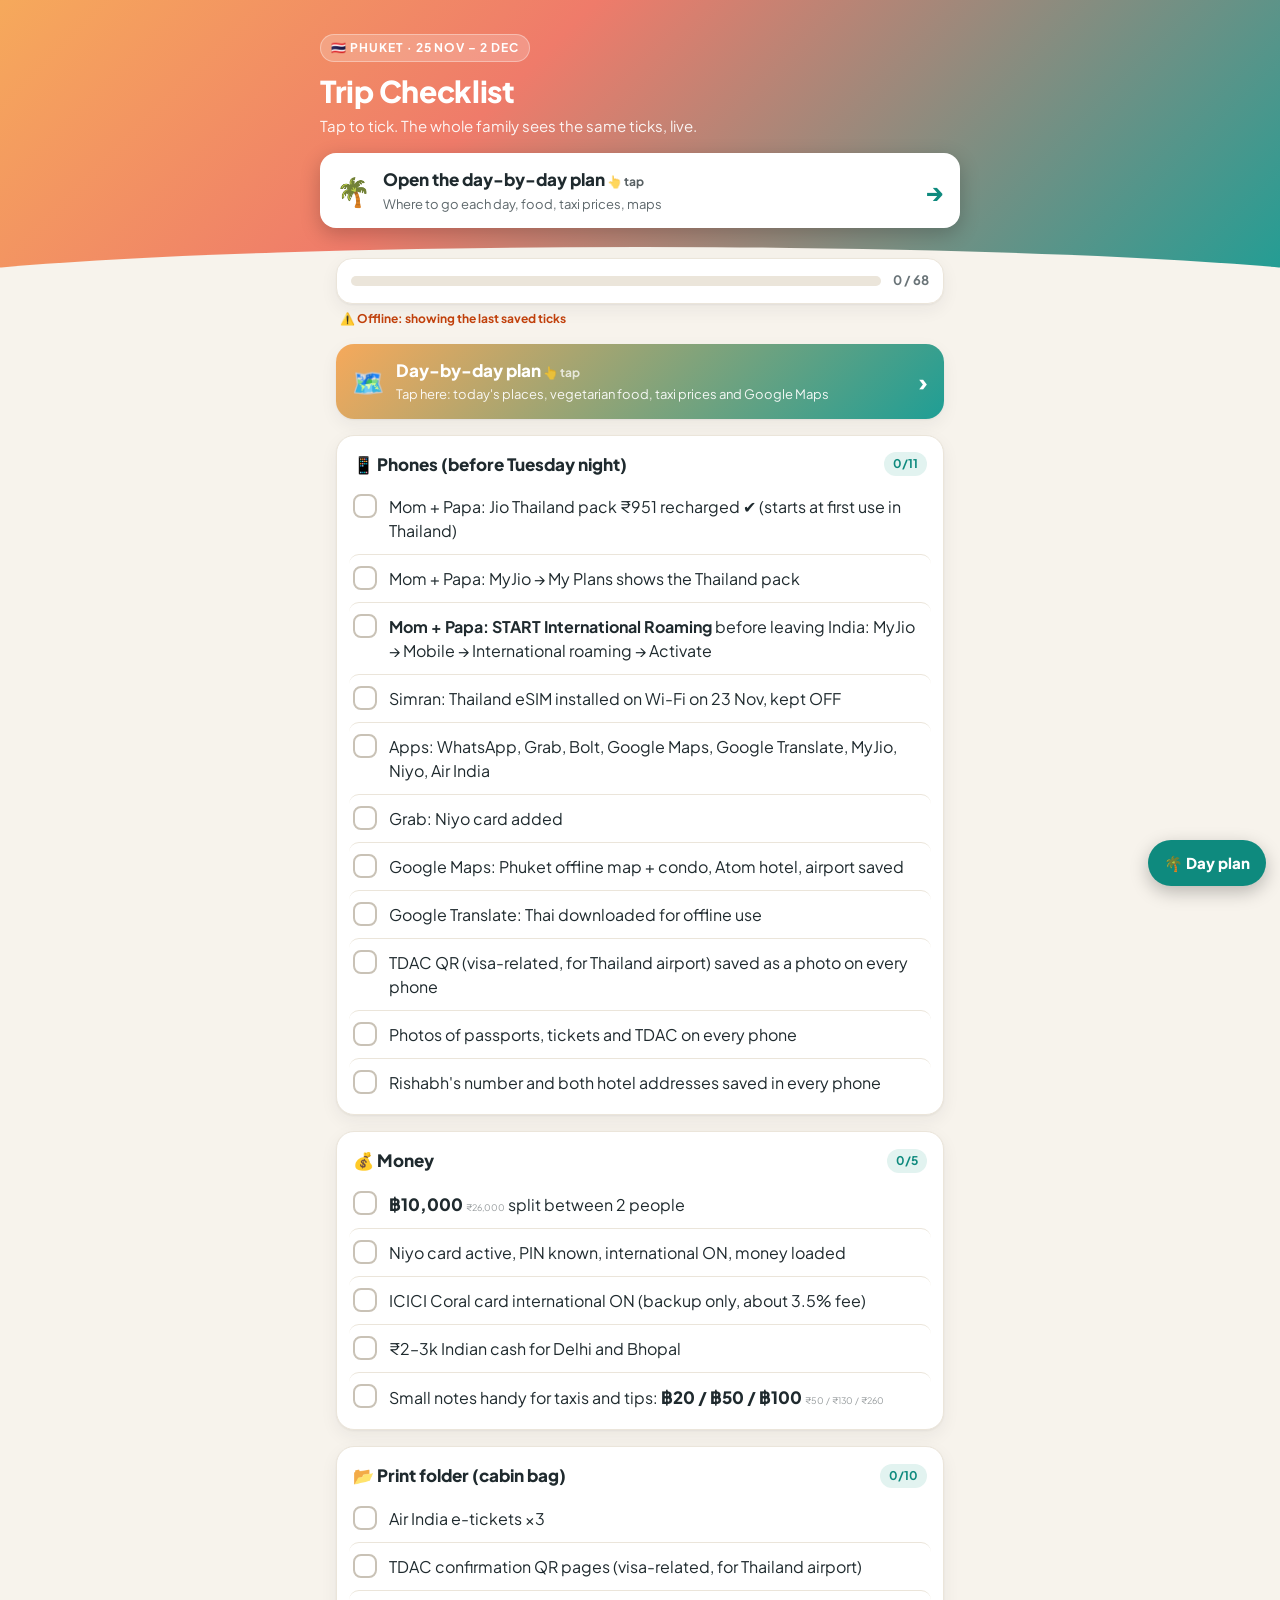
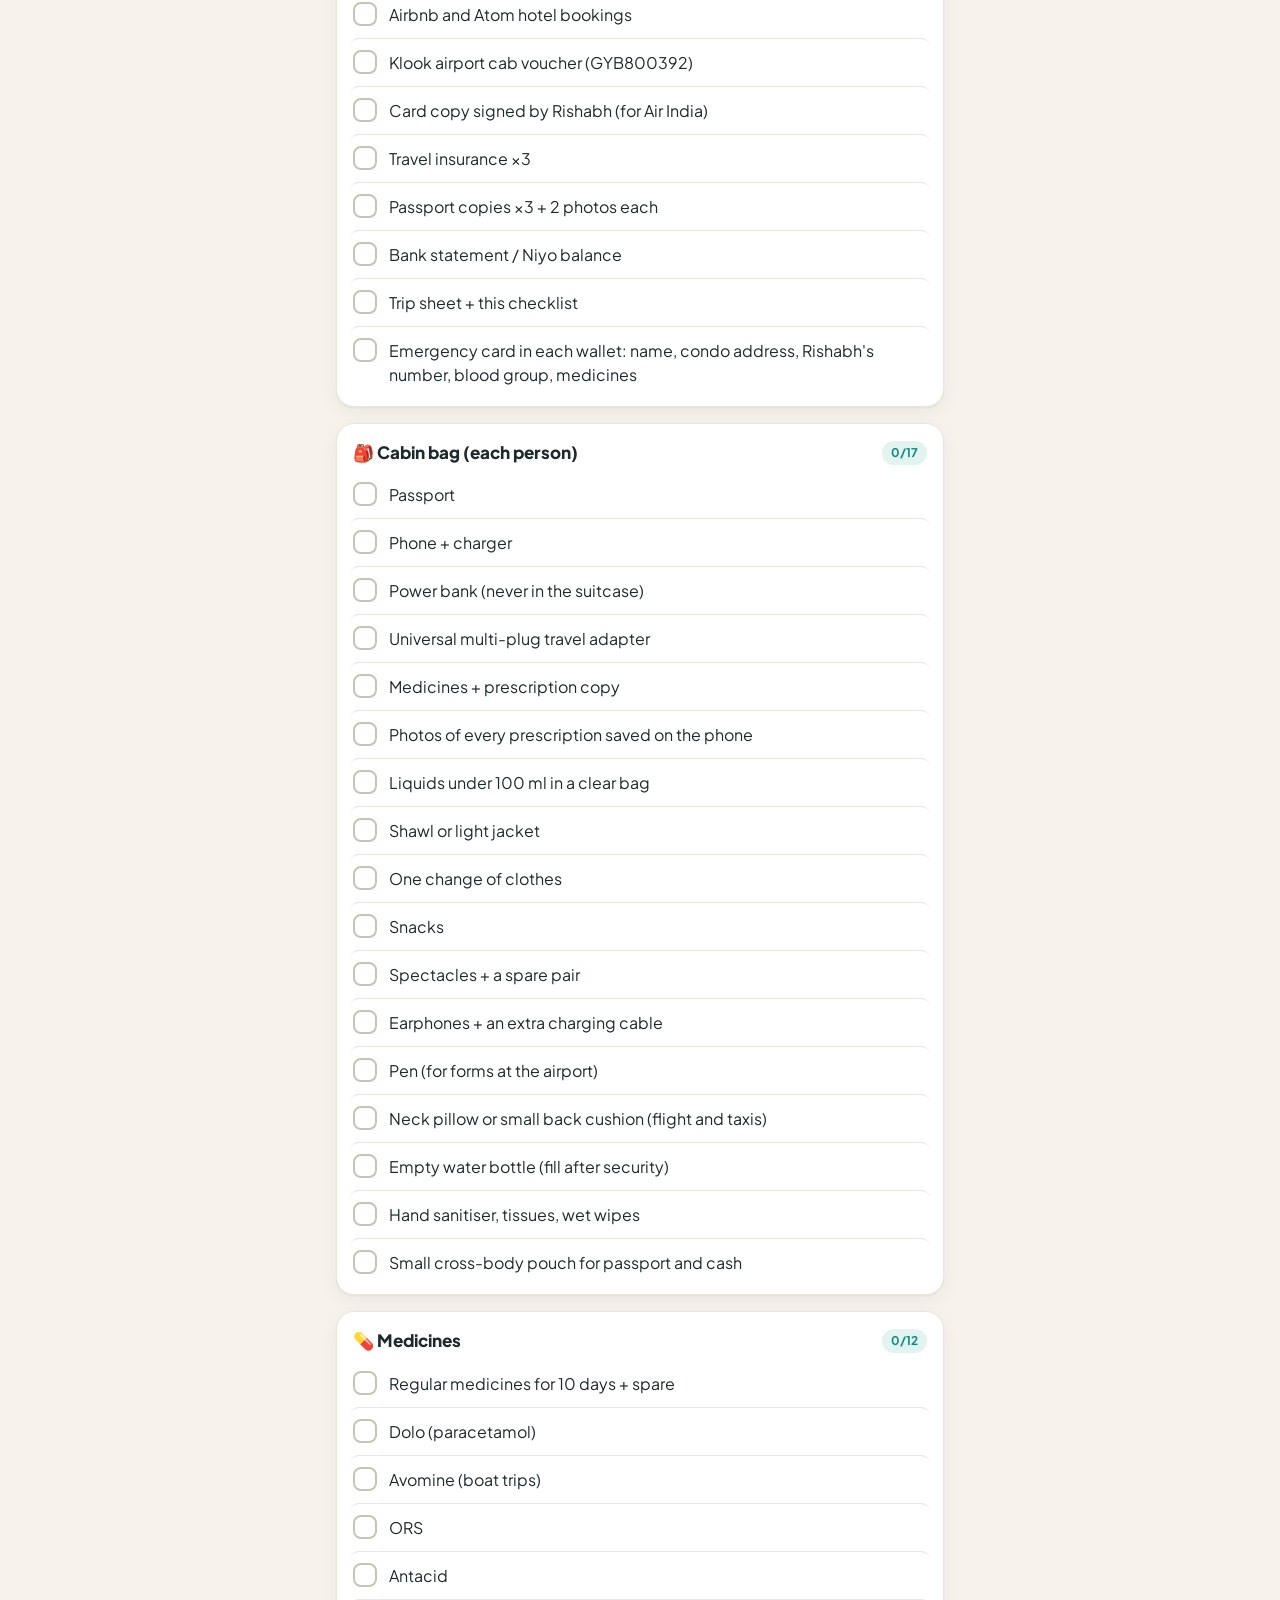
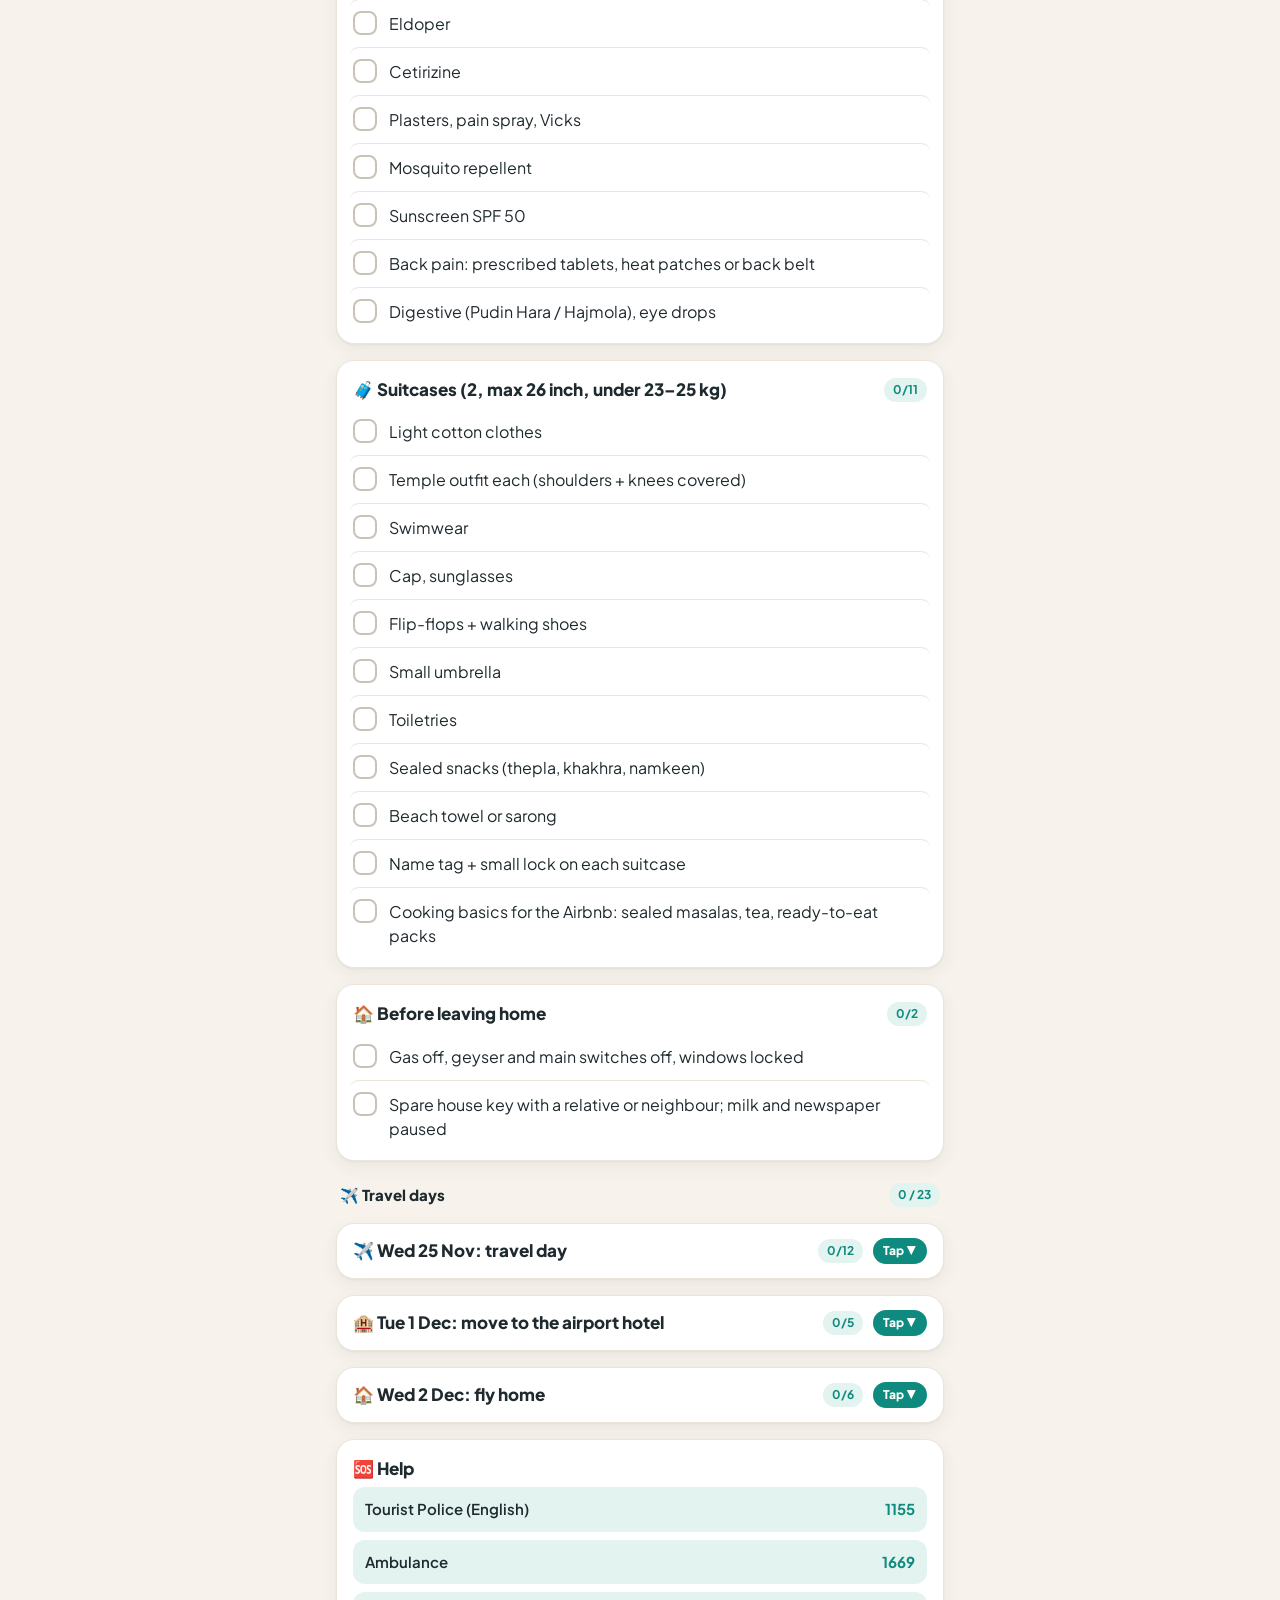
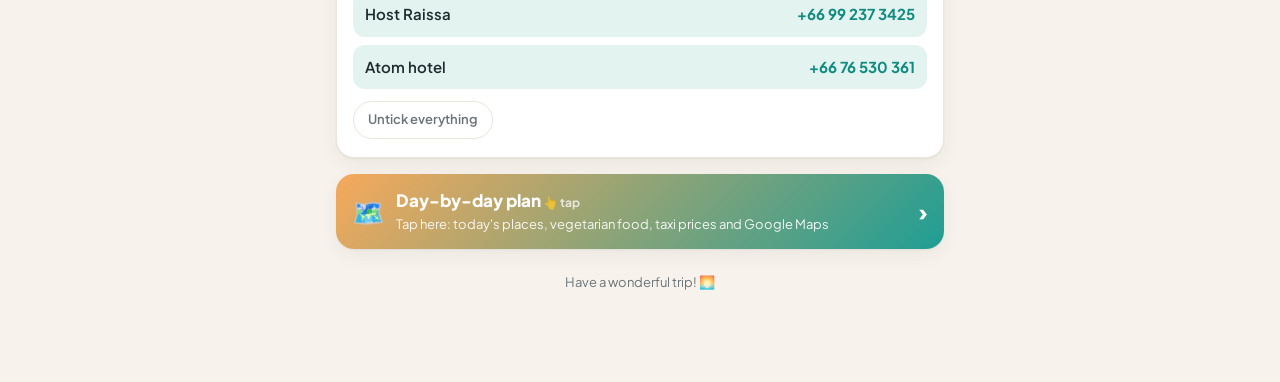
<file: index.html>
<!doctype html>
<html lang="en">
<head>
<meta charset="utf-8">
<meta name="viewport" content="width=device-width, initial-scale=1">
<meta name="robots" content="noindex, nofollow">
<title>Phuket Trip Checklist</title>
<link rel="preconnect" href="https://fonts.googleapis.com">
<link rel="preconnect" href="https://fonts.gstatic.com" crossorigin>
<link href="https://fonts.googleapis.com/css2?family=Plus+Jakarta+Sans:wght@400;600;700;800&display=swap" rel="stylesheet">
<link rel="stylesheet" href="style.css">
</head>
<body>
<div class="hero"><div class="hero-inner">
  <span class="eyebrow">🇹🇭 Phuket · 25 Nov – 2 Dec</span>
  <h1>Trip Checklist</h1>
  <p>Tap to tick. The whole family sees the same ticks, live.</p>
  <a class="cta-hero" href="day-plan.html"><span>🌴</span><span><b>Open the day-by-day plan</b><small>Where to go each day, food, taxi prices, maps</small></span><span class="arrow">→</span></a>
</div></div>
<main>
<div class="progress"><div class="meter"><span id="meter"></span></div><div class="count" id="count"></div></div>
<div class="sync" id="sync">Connecting…</div>
<a class="cta-card" href="day-plan.html"><span class="icon">🗺️</span><span><b>Day-by-day plan</b><small>Tap here: today's places, vegetarian food, taxi prices and Google Maps</small></span><span class="arrow">›</span></a>


<section>
<h2>📱 Phones (before Tuesday night)</h2>
<label><input type="checkbox" data-k="i0"><span>Mom + Papa: Jio Thailand pack ₹951 recharged ✔ (starts at first use in Thailand)</span></label>
<label><input type="checkbox" data-k="i1"><span>Mom + Papa: MyJio → My Plans shows the Thailand pack</span></label>
<label><input type="checkbox" data-k="i2"><span><b>Mom + Papa: START International Roaming</b> before leaving India: MyJio → Mobile → International roaming → Activate</span></label>
<label><input type="checkbox" data-k="i3"><span>Simran: Thailand eSIM installed on Wi-Fi on 23 Nov, kept OFF</span></label>
<label><input type="checkbox" data-k="i4"><span>Apps: WhatsApp, Grab, Bolt, Google Maps, Google Translate, MyJio, Niyo, Air India</span></label>
<label><input type="checkbox" data-k="i5"><span>Grab: Niyo card added</span></label>
<label><input type="checkbox" data-k="i6"><span>Google Maps: Phuket offline map + condo, Atom hotel, airport saved</span></label>
<label><input type="checkbox" data-k="i7"><span>Google Translate: Thai downloaded for offline use</span></label>
<label><input type="checkbox" data-k="i8"><span>TDAC QR (visa-related, for Thailand airport) saved as a photo on every phone</span></label>
<label><input type="checkbox" data-k="i100"><span>Photos of passports, tickets and TDAC on every phone</span></label>
<label><input type="checkbox" data-k="i101"><span>Rishabh's number and both hotel addresses saved in every phone</span></label>
</section>

<section>
<h2>💰 Money</h2>
<label><input type="checkbox" data-k="i9"><span><b class="thb">฿10,000</b><span class="inr">₹26,000</span> split between 2 people</span></label>
<label><input type="checkbox" data-k="i10"><span>Niyo card active, PIN known, international ON, money loaded</span></label>
<label><input type="checkbox" data-k="i11"><span>ICICI Coral card international ON (backup only, about 3.5% fee)</span></label>
<label><input type="checkbox" data-k="i12"><span>₹2–3k Indian cash for Delhi and Bhopal</span></label>
<label><input type="checkbox" data-k="i103"><span>Small notes handy for taxis and tips: <b class="thb">฿20 / ฿50 / ฿100</b><span class="inr">₹50 / ₹130 / ₹260</span></span></label>
</section>

<section>
<h2>📂 Print folder (cabin bag)</h2>
<label><input type="checkbox" data-k="i13"><span>Air India e-tickets ×3</span></label>
<label><input type="checkbox" data-k="i14"><span>TDAC confirmation QR pages (visa-related, for Thailand airport)</span></label>
<label><input type="checkbox" data-k="i15"><span>Airbnb and Atom hotel bookings</span></label>
<label><input type="checkbox" data-k="i16"><span>Klook airport cab voucher (GYB800392)</span></label>
<label><input type="checkbox" data-k="i17"><span>Card copy signed by Rishabh (for Air India)</span></label>
<label><input type="checkbox" data-k="i18"><span>Travel insurance ×3</span></label>
<label><input type="checkbox" data-k="i19"><span>Passport copies ×3 + 2 photos each</span></label>
<label><input type="checkbox" data-k="i20"><span>Bank statement / Niyo balance</span></label>
<label><input type="checkbox" data-k="i21"><span>Trip sheet + this checklist</span></label>
<label><input type="checkbox" data-k="i102"><span>Emergency card in each wallet: name, condo address, Rishabh's number, blood group, medicines</span></label>
</section>

<section>
<h2>🎒 Cabin bag (each person)</h2>
<label><input type="checkbox" data-k="i22"><span>Passport</span></label>
<label><input type="checkbox" data-k="i23"><span>Phone + charger</span></label>
<label><input type="checkbox" data-k="i24"><span>Power bank (never in the suitcase)</span></label>
<label><input type="checkbox" data-k="i25"><span>Universal multi-plug travel adapter</span></label>
<label><input type="checkbox" data-k="i26"><span>Medicines + prescription copy</span></label>
<label><input type="checkbox" data-k="i27"><span>Photos of every prescription saved on the phone</span></label>
<label><input type="checkbox" data-k="i28"><span>Liquids under 100 ml in a clear bag</span></label>
<label><input type="checkbox" data-k="i29"><span>Shawl or light jacket</span></label>
<label><input type="checkbox" data-k="i30"><span>One change of clothes</span></label>
<label><input type="checkbox" data-k="i31"><span>Snacks</span></label>
<label><input type="checkbox" data-k="i104"><span>Spectacles + a spare pair</span></label>
<label><input type="checkbox" data-k="i105"><span>Earphones + an extra charging cable</span></label>
<label><input type="checkbox" data-k="i106"><span>Pen (for forms at the airport)</span></label>
<label><input type="checkbox" data-k="i107"><span>Neck pillow or small back cushion (flight and taxis)</span></label>
<label><input type="checkbox" data-k="i108"><span>Empty water bottle (fill after security)</span></label>
<label><input type="checkbox" data-k="i109"><span>Hand sanitiser, tissues, wet wipes</span></label>
<label><input type="checkbox" data-k="i110"><span>Small cross-body pouch for passport and cash</span></label>
</section>

<section>
<h2>💊 Medicines</h2>
<label><input type="checkbox" data-k="i32"><span>Regular medicines for 10 days + spare</span></label>
<label><input type="checkbox" data-k="i33"><span>Dolo (paracetamol)</span></label>
<label><input type="checkbox" data-k="i34"><span>Avomine (boat trips)</span></label>
<label><input type="checkbox" data-k="i35"><span>ORS</span></label>
<label><input type="checkbox" data-k="i36"><span>Antacid</span></label>
<label><input type="checkbox" data-k="i37"><span>Eldoper</span></label>
<label><input type="checkbox" data-k="i38"><span>Cetirizine</span></label>
<label><input type="checkbox" data-k="i39"><span>Plasters, pain spray, Vicks</span></label>
<label><input type="checkbox" data-k="i40"><span>Mosquito repellent</span></label>
<label><input type="checkbox" data-k="i41"><span>Sunscreen SPF 50</span></label>
<label><input type="checkbox" data-k="i111"><span>Back pain: prescribed tablets, heat patches or back belt</span></label>
<label><input type="checkbox" data-k="i112"><span>Digestive (Pudin Hara / Hajmola), eye drops</span></label>
</section>

<section>
<h2>🧳 Suitcases (2, max 26 inch, under 23–25 kg)</h2>
<label><input type="checkbox" data-k="i42"><span>Light cotton clothes</span></label>
<label><input type="checkbox" data-k="i43"><span>Temple outfit each (shoulders + knees covered)</span></label>
<label><input type="checkbox" data-k="i44"><span>Swimwear</span></label>
<label><input type="checkbox" data-k="i45"><span>Cap, sunglasses</span></label>
<label><input type="checkbox" data-k="i46"><span>Flip-flops + walking shoes</span></label>
<label><input type="checkbox" data-k="i47"><span>Small umbrella</span></label>
<label><input type="checkbox" data-k="i48"><span>Toiletries</span></label>
<label><input type="checkbox" data-k="i49"><span>Sealed snacks (thepla, khakhra, namkeen)</span></label>
<label><input type="checkbox" data-k="i113"><span>Beach towel or sarong</span></label>
<label><input type="checkbox" data-k="i114"><span>Name tag + small lock on each suitcase</span></label>
<label><input type="checkbox" data-k="i115"><span>Cooking basics for the Airbnb: sealed masalas, tea, ready-to-eat packs</span></label>
</section>

<section>
<h2>🏠 Before leaving home</h2>
<label><input type="checkbox" data-k="i116"><span>Gas off, geyser and main switches off, windows locked</span></label>
<label><input type="checkbox" data-k="i117"><span>Spare house key with a relative or neighbour; milk and newspaper paused</span></label>
</section>

<div class="subhead"><span>✈️ Travel days</span><span class="count2" id="count2"></span></div>
<section class="fold">
<details>
<summary><h2>✈️ Wed 25 Nov: travel day</h2><span class="tap">Tap</span></summary>
<label><input type="checkbox" data-k="i50"><span>Leave home by 5:30 AM (about 40 min to the airport)</span></label>
<label><input type="checkbox" data-k="i51"><span>Reach Bhopal airport by 6:15 AM at the very latest</span></label>
<label><input type="checkbox" data-k="i52"><span>Ask: "Bags checked through to Phuket? Boarding passes for both flights?"</span></label>
<label><input type="checkbox" data-k="i53"><span>AI1886 8:25 AM → Delhi T2 9:45 AM</span></label>
<label><input type="checkbox" data-k="i54"><span>Walk to T3 International → emigration → at gate by 1:00 PM</span></label>
<label><input type="checkbox" data-k="i55"><span>AI2376 1:40 PM → Phuket 7:45 PM (Thai time)</span></label>
<label><input type="checkbox" data-k="i56"><span>Mom + Papa: phone ON, phone Settings → Mobile Data → <b>Data Roaming ON</b>, WhatsApp "Landed"</span></label>
<label><input type="checkbox" data-k="i57"><span>Simran: Thailand eSIM ON, Indian SIM data roaming OFF</span></label>
<label><input type="checkbox" data-k="i58"><span>Immigration: passport + TDAC QR (visa-related, for Thailand airport) + return ticket</span></label>
<label><input type="checkbox" data-k="i59"><span>Bags → green "Nothing to declare" exit</span></label>
<label><input type="checkbox" data-k="i60"><span>Gate 2, International Arrivals: Klook sign "SIMRAN GOSWAMI", show the voucher (go with no one else)</span></label>
<label><input type="checkbox" data-k="i61"><span>Condo ~10:30 PM, key from host, WhatsApp "Reached"</span></label>
</details>
</section>
<section class="fold">
<details>
<summary><h2>🏨 Tue 1 Dec: move to the airport hotel</h2><span class="tap">Tap</span></summary>
<label><input type="checkbox" data-k="i69"><span>🍳 Last home-cooked meal: brunch at the condo + pack food for tonight and the early flight (no kitchen at the Atom hotel)</span></label>
<label><input type="checkbox" data-k="i70"><span>Room checked; out by 12 noon; key returned</span></label>
<label><input type="checkbox" data-k="i71"><span>Cab to "Atom Phuket Hotel" (~1 hour, booked by Rishabh); early? leave bags at reception</span></label>
<label><input type="checkbox" data-k="i72"><span>Pay <b class="thb">฿1,344</b><span class="inr">₹3,500</span> in cash at the hotel</span></label>
<label><input type="checkbox" data-k="i73"><span>Reception: taxi for 4:45 AM booked; alarm set for 4:00 AM</span></label>
</details>
</section>

<section class="fold">
<details>
<summary><h2>🏠 Wed 2 Dec: fly home</h2><span class="tap">Tap</span></summary>
<label><input type="checkbox" data-k="i74"><span>Leave the hotel at 4:45 AM</span></label>
<label><input type="checkbox" data-k="i75"><span>AI2379 7:35 AM → Delhi T3 11:00 AM</span></label>
<label><input type="checkbox" data-k="i76"><span>Immigration → collect bags → customs</span></label>
<label><input type="checkbox" data-k="i77"><span>Shuttle or prepaid taxi to Terminal 1</span></label>
<label><input type="checkbox" data-k="i78"><span>Air India EXPRESS counter check-in by 3:30 PM</span></label>
<label><input type="checkbox" data-k="i79"><span>AI9892 5:35 PM → Bhopal 7:05 PM, WhatsApp "Home" 🎉</span></label>
</details>
</section>

<section class="help">
<h2>🆘 Help</h2>
<div class="contacts">
<a href="tel:1155">Tourist Police (English) <b>1155</b></a>
<a href="tel:1669">Ambulance <b>1669</b></a>
<a href="tel:+66992373425">Host Raissa <b>+66 99 237 3425</b></a>
<a href="tel:+6676530361">Atom hotel <b>+66 76 530 361</b></a>
</div>
<button type="button" id="resetAll">Untick everything</button>
</section>
<a class="cta-card" href="day-plan.html"><span class="icon">🗺️</span><span><b>Day-by-day plan</b><small>Tap here: today's places, vegetarian food, taxi prices and Google Maps</small></span><span class="arrow">›</span></a>
<footer>Have a wonderful trip! 🌅</footer>
</main>
<a class="cta-float" href="day-plan.html">🌴 Day plan</a>

<script>
(function () {
  var DB = "https://phuket-trip-checklist-default-rtdb.asia-southeast1.firebasedatabase.app/ticks";
  var CACHE = "phuket-ticks-shared-v1";
  var boxes = Array.prototype.slice.call(document.querySelectorAll('input[type=checkbox][data-k]'));
  var byKey = {}; boxes.forEach(function (b) { byKey[b.dataset.k] = b; });
  var state = {};
  var syncEl = document.getElementById('sync');
  function setSync(t, ok) { syncEl.textContent = t; syncEl.className = 'sync ' + (ok ? 'ok' : 'warn'); }

  try { state = JSON.parse(localStorage.getItem(CACHE)) || {}; } catch (e) { state = {}; }
  function cache() { try { localStorage.setItem(CACHE, JSON.stringify(state)); } catch (e) {} }

  function render() {
    boxes.forEach(function (b) { b.checked = !!state[b.dataset.k]; });
    var prep = boxes.filter(function (b) { return !b.closest('section.fold'); });
    var trip = boxes.filter(function (b) { return b.closest('section.fold'); });
    var done = prep.filter(function (b) { return b.checked; }).length;
    document.getElementById('meter').style.width = (done / prep.length * 100) + '%';
    document.getElementById('count').textContent = done + ' / ' + prep.length;
    var done2 = trip.filter(function (b) { return b.checked; }).length;
    document.getElementById('count2').textContent = done2 + ' / ' + trip.length;
    document.querySelectorAll('section').forEach(function (sec) {
      var bs = sec.querySelectorAll('input[type=checkbox]');
      if (!bs.length) return;
      var d = Array.prototype.filter.call(bs, function (b) { return b.checked; }).length;
      var h = sec.querySelector('h2'), sm = h.querySelector('small');
      if (!sm) { sm = document.createElement('small'); h.appendChild(sm); }
      sm.textContent = d + '/' + bs.length;
      sec.classList.toggle('complete', d === bs.length);
    });
  }

  function write(k, val) {
    if (val) state[k] = true; else delete state[k];
    cache(); render();
    fetch(DB + '/' + k + '.json', { method: val ? 'PUT' : 'DELETE', body: val ? 'true' : undefined })
      .then(function (r) { if (!r.ok) throw new Error(r.status); setSync('✓ Shared with the family', true); })
      .catch(function () { setSync('⚠️ No internet: this tick is only on this phone for now', false); });
  }

  boxes.forEach(function (b) {
    b.addEventListener('change', function () { write(b.dataset.k, b.checked); });
  });

  function applyAll(data) { state = {}; Object.keys(data || {}).forEach(function (k) { if (data[k] === true) state[k] = true; }); cache(); render(); }
  function applyPath(path, data) {
    if (path === '/') { applyAll(data); return; }
    var k = path.replace(/^\//, '');
    if (data === true) state[k] = true; else delete state[k];
    cache(); render();
  }

  // live updates
  function connect() {
    if (!window.EventSource) { poll(); return; }
    var es = new EventSource(DB + '.json');
    es.addEventListener('put', function (e) { var m = JSON.parse(e.data); applyPath(m.path, m.data); setSync('✓ Shared with the family', true); });
    es.addEventListener('patch', function (e) { var m = JSON.parse(e.data); Object.keys(m.data || {}).forEach(function (k) { applyPath('/' + k, m.data[k]); }); });
    es.onerror = function () { setSync('⚠️ Offline: showing the last saved ticks', false); };
  }
  function poll() {
    fetch(DB + '.json').then(function (r) { return r.json(); }).then(function (d) { applyAll(d); setSync('✓ Shared with the family', true); })
      .catch(function () { setSync('⚠️ Offline: showing the last saved ticks', false); });
    setTimeout(poll, 15000);
  }

  document.querySelectorAll('[data-reset-section]').forEach(function (btn) {
    btn.addEventListener('click', function () {
      btn.closest('section').querySelectorAll('input[type=checkbox][data-k]').forEach(function (b) { if (b.checked) write(b.dataset.k, false); });
    });
  });
  document.getElementById('resetAll').addEventListener('click', function () {
    if (!confirm('Untick every item for the WHOLE family?')) return;
    boxes.forEach(function (b) { if (b.checked) write(b.dataset.k, false); });
  });

  render();
  connect();
})();
</script>
<script>
// Ask before calling: no accidental calls from the help buttons
document.addEventListener('click', function (e) {
  var a = e.target.closest('a[href^="tel:"]');
  if (!a) return;
  var name = (a.childNodes[0] && a.childNodes[0].textContent || a.textContent).trim();
  var num = a.getAttribute('href').replace('tel:', '');
  if (!confirm('Call ' + (name && name !== num ? name + ' on ' + num : num) + '?')) e.preventDefault();
});
</script>
</body>
</html>
</file>
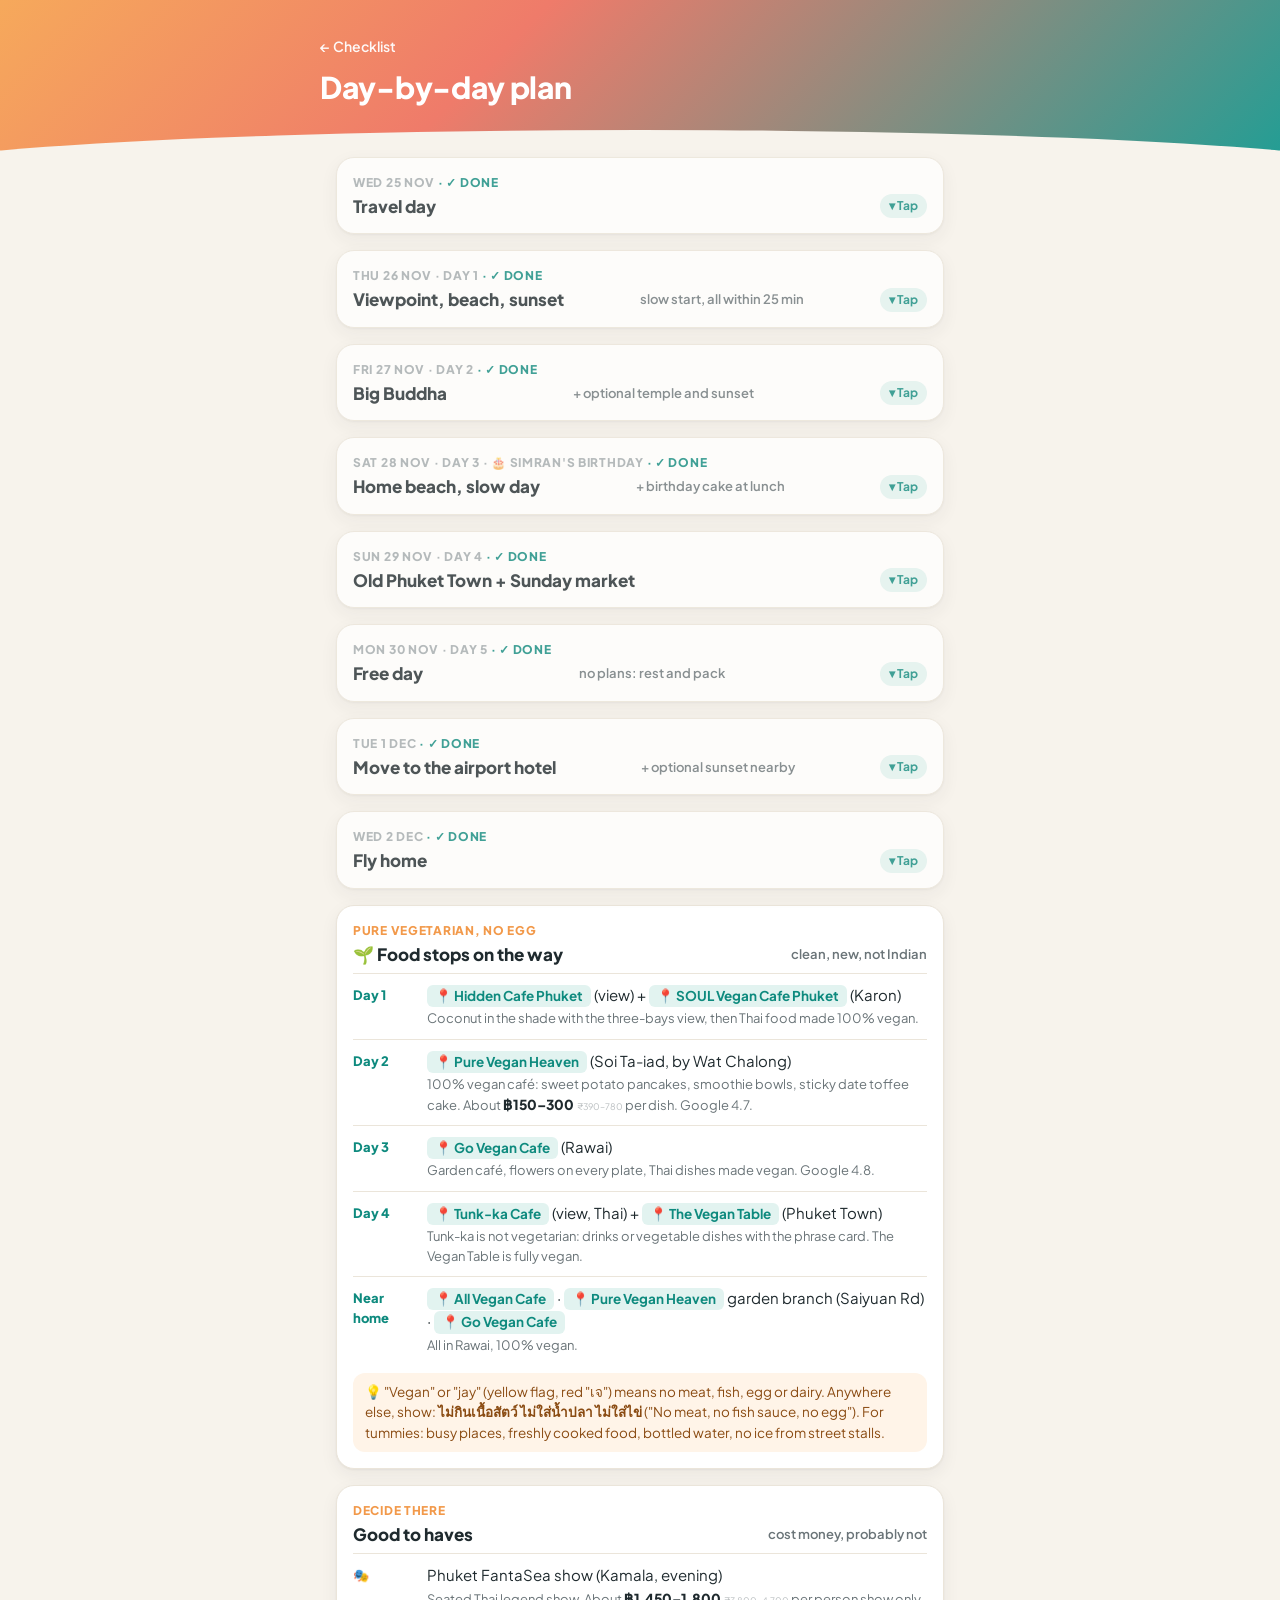
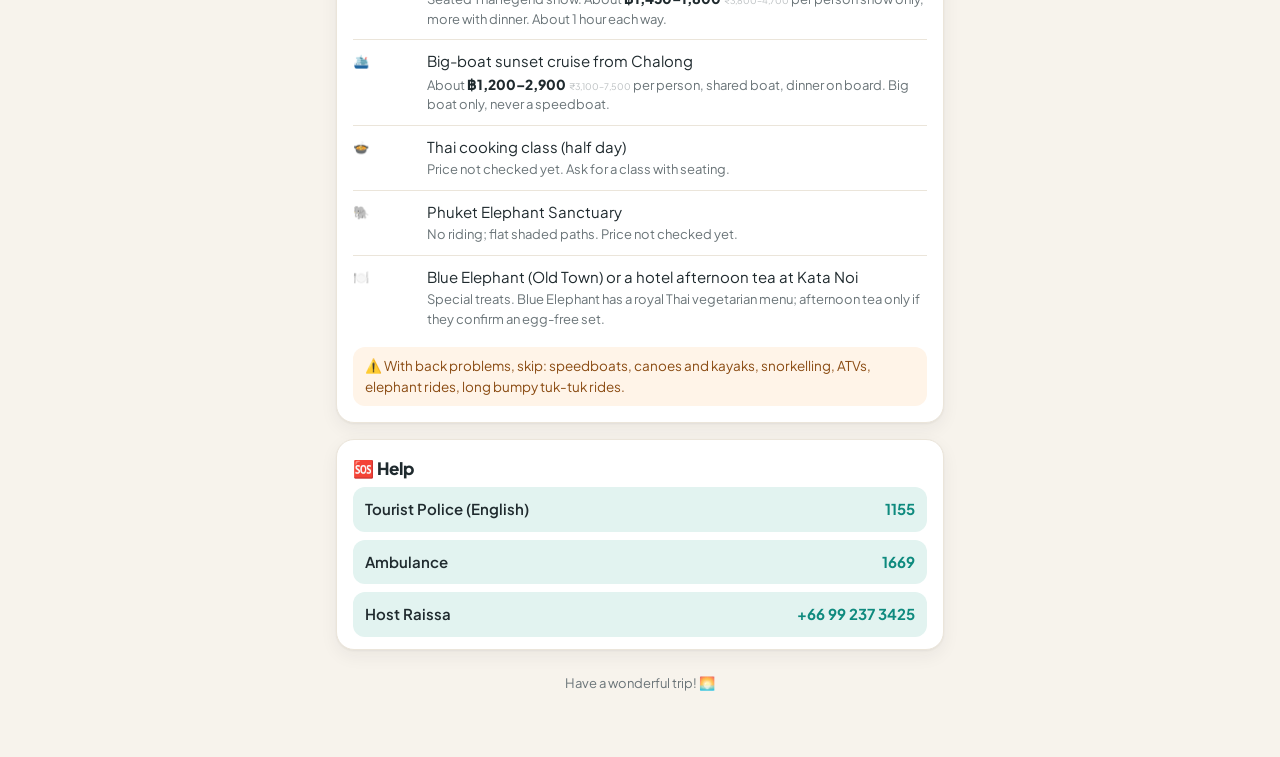
<file: day-plan.html>
<!doctype html>
<html lang="en">
<head>
<meta charset="utf-8">
<meta name="viewport" content="width=device-width, initial-scale=1">
<meta name="robots" content="noindex, nofollow">
<title>Phuket Day Plan</title>
<link rel="preconnect" href="https://fonts.googleapis.com">
<link rel="preconnect" href="https://fonts.gstatic.com" crossorigin>
<link href="https://fonts.googleapis.com/css2?family=Plus+Jakarta+Sans:wght@400;600;700;800&display=swap" rel="stylesheet">
<link rel="stylesheet" href="style.css">
</head>
<body>
<div class="hero"><div class="hero-inner">
  <a class="back" href="./">← Checklist</a>
  <h1>Day-by-day plan</h1>
</div></div>
<main>


<section class="day" data-day="2026-11-25">
<div class="date">Wed 25 Nov</div>
<h2>Travel day</h2>
<div class="stop"><div class="time">5:30 AM</div><div class="what">Leave home<small>Reach Bhopal airport by 6:15 AM at the very latest</small></div></div>
<div class="stop"><div class="time">7:45 PM</div><div class="what">Land in Phuket<small>Immigration → bags → Gate 2: Klook sign "SIMRAN GOSWAMI" → condo about 10:30 PM</small></div></div>
<details class="guide">
<summary>✈️ First flight? <b>Simple steps</b><span>Tap</span></summary>
<div class="g-stage"><div class="g-h">🏠 Home</div><ol class="g-steps">
<li>Leave <b>5:30 AM</b> · airport by <b>6:15 AM</b></li>
</ol></div>
<div class="g-stage"><div class="g-h">🛫 Bhopal</div><ol class="g-steps">
<li>Gate: show <b>ticket + passport</b></li>
<li>Air India counter: <b>"Bags to Phuket, both boarding passes"</b></li>
<li>Security: phone, power bank, liquids in the tray</li>
<li>Screens: find <b>AI1886</b> gate, sit near it</li>
<li>Show boarding pass, find your seat (e.g. 23A)</li>
</ol></div>
<div class="g-stage"><div class="g-h">🔁 Delhi</div><ol class="g-steps">
<li>Follow <b>"Transfer · Terminal 3"</b></li>
<li>Don't wait for bags</li>
<li>Emigration: passport stamp · <b>"Tourism, 8 days"</b></li>
<li>Security, then <b>AI2376</b> gate by <b>1:00 PM</b></li>
</ol></div>
<div class="g-stage"><div class="g-h">🛬 On the plane</div><ol class="g-steps">
<li>Meal: <b>"Vegetarian, no egg"</b></li>
<li>Clock <b>+1 h 30 min</b> on landing</li>
</ol></div>
<div class="g-stage"><div class="g-h">🇹🇭 Phuket</div><ol class="g-steps">
<li>Phone on, <b>Data Roaming ON</b> · WhatsApp "Landed"</li>
<li>Immigration: <b>passport + TDAC QR</b></li>
<li>Bags (belt on screen) → green exit</li>
<li><b>Gate 2</b>: Klook sign <b>"SIMRAN GOSWAMI"</b></li>
<li>~1 h to condo · Raissa gives the key · "Reached"</li>
</ol></div>
<div class="g-help">Lost? Ask anyone in uniform and show your boarding pass.</div>
</details>
</section>

<section class="day" data-day="2026-11-26">
<div class="date">Thu 26 Nov · Day 1</div>
<h2>Viewpoint, beach, sunset <span class="sub">slow start, all within 25 min</span></h2>
<div class="taxi">🚕 Taxi today: about <b class="thb">฿750–1,050</b><span class="inr">₹2,000–2,700</span></div>
<div class="stop"><div class="time">~11:00</div><div class="what"><a class="grab" href="https://www.google.com/maps/search/?api=1&query=Karon%20Viewpoint%20Phuket" target="_blank" rel="noopener">📍 Karon Viewpoint</a><small>🚕 <b class="thb">~฿150–250</b><span class="inr">₹390–650</span> from the condo. The famous three-bays view from a roadside platform, no walking. Stay as long as you like: next door, <a class="grab" href="https://www.google.com/maps/search/?api=1&query=Hidden%20Cafe%20Phuket%20Phuket" target="_blank" rel="noopener">📍 Hidden Cafe Phuket</a> has shade, seats and the same view; fresh coconut or a smoothie is about <b class="thb">฿80–150</b><span class="inr">₹210–390</span> (skip the cakes: egg).</small></div></div>
<div class="stop"><div class="time">~1:00 PM</div><div class="what">🌱 Lunch at <a class="grab" href="https://www.google.com/maps/search/?api=1&query=SOUL%20Vegan%20Cafe%20Phuket%20Phuket" target="_blank" rel="noopener">📍 SOUL Vegan Cafe Phuket</a> (Karon)<small>🚕 <b class="thb">~฿200–250</b><span class="inr">₹520–650</span> from the viewpoint. 100% vegan Thai food: pad thai, satay, curries, smoothie bowls. About <b class="thb">฿180–300</b><span class="inr">₹470–780</span> per dish. Google 4.8.</small></div></div>
<div class="stop"><div class="time">~2:30 PM</div><div class="what"><a class="grab" href="https://www.google.com/maps/search/?api=1&query=Kata%20Noi%20Beach%20Phuket" target="_blank" rel="noopener">📍 Kata Noi Beach</a><small>🚕 <b class="thb">~฿150–200</b><span class="inr">₹390–520</span> from lunch. Rent sunbeds with an umbrella for shade, or sit under the trees at the back of the beach. Swim only between the flags.</small></div></div>
<div class="stop"><div class="time">~6:10 PM</div><div class="what">🌅 Sunset at Kata Noi<small>The beach faces west, so the sun sets straight into the sea. Head home right after (🚕 <b class="thb">~฿250–350</b><span class="inr">₹650–910</span>, about 25 min).</small></div></div>
</section>

<section class="day" data-day="2026-11-27">
<div class="date">Fri 27 Nov · Day 2</div>
<h2>Big Buddha <span class="sub">+ optional temple and sunset</span></h2>
<div class="taxi">🚕 Taxi today: about <b class="thb">฿800–1,300</b><span class="inr">₹2,100–3,400</span></div>
<div class="stop"><div class="time">10:00</div><div class="what"><a class="grab" href="https://www.google.com/maps/search/?api=1&query=Big%20Buddha%20Phuket%20Phuket" target="_blank" rel="noopener">📍 Big Buddha Phuket</a><small>🚕 <b class="thb">~฿300–400</b><span class="inr">₹780–1,000</span>, about 30 min. The 45 m white marble Buddha on a hilltop, with views over the whole south of the island. Cars drive to the top car park; then a short walk and some steps. Shoulders and knees covered (sarongs at the entrance). Open about 8 AM to 5:30 PM; go in the morning.</small></div></div>
<div class="stop"><div class="time">Getting down</div><div class="what">Plan the ride back before going up<small>Grab drivers rarely wait at the top. Best: ask the same Grab driver to wait about 1 hour and bring you back, and agree the waiting fee first (about <b class="thb">฿200–300</b><span class="inr">₹520–780</span> extra). Or take one of the taxis or tuk-tuks waiting in the car park (agree about <b class="thb">฿300–500</b><span class="inr">₹780–1,300</span> to Chalong before getting in). Don't stay until evening: one Reddit user paid <b class="thb">฿985</b><span class="inr">₹2,600</span> at 6:30 PM.</small></div></div>
<div class="stop"><div class="time">~12:00</div><div class="what">Optional: <a class="grab" href="https://www.google.com/maps/search/?api=1&query=Wat%20Chalong%20Phuket" target="_blank" rel="noopener">📍 Wat Chalong</a> on the way down<small>About 15–20 min from Big Buddha and on the road home. Phuket's most important temple, ornate and flat. Only if they still have energy; 30–45 min is enough.</small></div></div>
<div class="stop"><div class="time">~12:45</div><div class="what">🌱 Lunch at <a class="grab" href="https://www.google.com/maps/search/?api=1&query=Pure%20Vegan%20Heaven%20Phuket" target="_blank" rel="noopener">📍 Pure Vegan Heaven</a> (Soi Ta-iad, next to Wat Chalong)<small>100% vegan: sweet potato pancakes, smoothie bowls, sticky date toffee cake. About <b class="thb">฿150–300</b><span class="inr">₹390–780</span> per dish. 🚕 <b class="thb">~฿250–350</b><span class="inr">₹650–910</span> home after.</small></div></div>
<div class="stop"><div class="time">~3:00 PM</div><div class="what">💆 Foot massage at <a class="grab" href="https://www.google.com/maps/search/?api=1&query=Sabai%20Lar%20Massage%20Nai%20Harn%20Phuket" target="_blank" rel="noopener">📍 Sabai Lar Massage</a> (Nai Harn, near the condo)<small>Google 4.8 from 300 reviews. About 1 hour, roughly <b class="thb">฿300–400</b><span class="inr">₹780–1,000</span> each (ask the price first). <b>Foot massage only</b> for Mom and Simran (back): say <b>"soft, no stretching"</b>. Open from about 9 AM.</small></div></div>
<div class="stop"><div class="time">5:15 PM</div><div class="what">🌅 Optional sunset: <a class="grab" href="https://www.google.com/maps/search/?api=1&query=Promthep%20Cape%20Phuket" target="_blank" rel="noopener">📍 Promthep Cape</a><small>Phuket's most famous sunset, free, 10 min from the condo (🚕 <b class="thb">~฿150–200</b><span class="inr">₹390–520</span> each way). Stay at the top viewpoint; skip the steps down. Too tired? Skip it.</small></div></div>
</section>

<section class="day" data-day="2026-11-28">
<div class="date">Sat 28 Nov · Day 3 · 🎂 Simran's birthday</div>
<h2>Home beach, slow day <span class="sub">+ birthday cake at lunch</span></h2>
<div class="taxi">🚕 Taxi today: about <b class="thb">฿250–550</b><span class="inr">₹650–1,400</span></div>
<div class="stop"><div class="time">10:00</div><div class="what"><a class="grab" href="https://www.google.com/maps/search/?api=1&query=Nai%20Harn%20Beach%20Phuket" target="_blank" rel="noopener">📍 Nai Harn Beach</a><small>🚕 <b class="thb">~฿100</b><span class="inr">₹260</span> or walk. 5 min from the condo (or a flat 10–15 min walk). Sunbeds, shade trees, an easy slow morning.</small></div></div>
<div class="stop"><div class="time">12:30</div><div class="what">🎂 Birthday lunch + cake at <a class="grab" href="https://www.google.com/maps/search/?api=1&query=Go%20Vegan%20Cafe%20Phuket" target="_blank" rel="noopener">📍 Go Vegan Cafe</a> (Rawai, about 10 min)<small>🚕 <b class="thb">~฿120–180</b><span class="inr">₹310–470</span> each way. 100% plant-based, set in a garden, fresh flowers on every plate. Thai dishes like khao soi and massaman curry, plus smoothie bowls. About <b class="thb">฿150–250</b><span class="inr">₹390–650</span> per dish. Google 4.8.<br>🎂 <b>Cake:</b> everything here is vegan, so the cakes have <b>no egg</b> (a recent review: "the vegan cakes were very good"). Ask for a slice each with a candle; for a whole cake, ask the café a day ahead.</small></div></div>
<div class="stop"><div class="time">Afternoon</div><div class="what">Rest at the condo</div></div>
<div class="stop"><div class="time">5:30 PM</div><div class="what">🌅 Optional sunset: <a class="grab" href="https://www.google.com/maps/search/?api=1&query=Windmill%20Viewpoint%20Phuket" target="_blank" rel="noopener">📍 Windmill Viewpoint</a><small>Free, 5 min from the condo (🚕 <b class="thb">~฿100–150</b><span class="inr">₹260–390</span> each way). The car parks right next to it; flat grass with a big view over Nai Harn bay. Or simply the sunset from Nai Harn Beach.</small></div></div>
</section>

<section class="day" data-day="2026-11-29">
<div class="date">Sun 29 Nov · Day 4</div>
<h2>Old Phuket Town + Sunday market</h2>
<div class="taxi">🚕 Taxi today: about <b class="thb">฿1,200–1,500</b><span class="inr">₹3,100–3,900</span></div>
<div class="stop"><div class="time">2:30 PM</div><div class="what"><a class="grab" href="https://www.google.com/maps/search/?api=1&query=Tunk-ka%20Cafe%20Phuket" target="_blank" rel="noopener">📍 Tunk-ka Cafe</a> on Khao Rang (Rang Hill)<small>🚕 <b class="thb">~฿500–650</b><span class="inr">₹1,300–1,700</span> from the condo. About 40 min. Cars drive to the top. Traditional Thai restaurant with the best view over Phuket Town. Not a vegetarian kitchen: order a Thai iced tea or coconut (about <b class="thb">฿80–120</b><span class="inr">₹210–310</span>), or vegetable dishes (about <b class="thb">฿200–350</b><span class="inr">₹520–910</span>) using the phrase card (no meat, no fish sauce, no egg).</small></div></div>
<div class="stop"><div class="time">4:00 PM</div><div class="what"><a class="grab" href="https://www.google.com/maps/search/?api=1&query=Soi%20Romanee%20Phuket" target="_blank" rel="noopener">📍 Soi Romanee</a><small>🚕 <b class="thb">~฿120–150</b><span class="inr">₹310–390</span> from Rang Hill. Colourful Sino-Portuguese shophouses on Thalang Road. Flat; sit in cafés.</small></div></div>
<div class="stop"><div class="time">5–8 PM</div><div class="what">Sunday Walking Street (free) <small>Thai-Chinese culture, crafts and music, often local performances on the stage. Look for yellow "เจ" flags for vegetarian stalls; choose busy stalls that cook fresh in front of you. Keep bags in front.</small></div></div>
<div class="stop"><div class="time">Dinner</div><div class="what">🌱 <a class="grab" href="https://www.google.com/maps/search/?api=1&query=The%20Vegan%20Table%20Phuket" target="_blank" rel="noopener">📍 The Vegan Table</a> (Phuket Town)<small>🚕 <b class="thb">~฿550–700</b><span class="inr">₹1,400–1,800</span> home to the condo after (evening, busy). 100% vegan, sit-down, clean and calm if the street stalls feel too much. About <b class="thb">฿200–350</b><span class="inr">₹520–910</span> per dish. Google 4.5 from 1,100+ reviews.</small></div></div>
<div class="tip">💡 Book the Grab home by 8 PM; it gets busy.</div>
</section>

<section class="day" data-day="2026-11-30">
<div class="date">Mon 30 Nov · Day 5</div>
<h2>Free day <span class="sub">no plans: rest and pack</span></h2>
<div class="taxi">🚕 Taxi today: about <b class="thb">฿800–1,100</b><span class="inr">₹2,100–2,900</span> to Central and back, or <b class="thb">฿250–400</b><span class="inr">₹650–1,000</span> staying local</div>
<div class="stop"><div class="time">Option</div><div class="what">🛍️ Beauty shopping at <a class="grab" href="https://www.google.com/maps/search/?api=1&query=Central%20Phuket%20Floresta%20Phuket" target="_blank" rel="noopener">📍 Central Phuket Floresta</a><small>🚕 <b class="thb">~฿400–550</b><span class="inr">₹1,000–1,400</span> each way. About 40 min. Air-conditioned, flat, benches, food court. Floresta and Central Festival are joined by a walkway: big cosmetics stores, Watsons and Boots. Thai brands worth buying: Mistine, Snail White, Srichand, Smooth E.</small></div></div>
<div class="stop"><div class="time">Or</div><div class="what">Stay local: Nai Harn beach, lunch (about <b class="thb">฿150–300</b><span class="inr">₹390–780</span> per dish) at <a class="grab" href="https://www.google.com/maps/search/?api=1&query=All%20Vegan%20Cafe%20Phuket" target="_blank" rel="noopener">📍 All Vegan Cafe</a> (Rawai, garden setting, Google 4.9)</div></div>
<div class="stop"><div class="time">5:30 PM</div><div class="what">🌅 Optional last sunset at <a class="grab" href="https://www.google.com/maps/search/?api=1&query=Nai%20Harn%20Beach%20Phuket" target="_blank" rel="noopener">📍 Nai Harn Beach</a><small>5 min from the condo (🚕 about <b class="thb">฿100</b><span class="inr">₹260</span> or walk). A quiet goodbye to the sea.</small></div></div>
<div class="stop"><div class="time">Evening</div><div class="what">Pack for tomorrow</div></div>
</section>

<section class="day" data-day="2026-12-01">
<div class="date">Tue 1 Dec</div>
<h2>Move to the airport hotel <span class="sub">+ optional sunset nearby</span></h2>
<div class="stop"><div class="time">Morning</div><div class="what">🍳 Last home-cooked meal at the condo<small>The Atom hotel has no kitchen and no breakfast. Cook a proper brunch before checkout, and pack extra food (theplas, parathas, fruit, snacks) for tonight and the 4 AM start tomorrow.</small></div></div>
<div class="stop"><div class="time">12:00</div><div class="what">Out of the condo → <a class="grab" href="https://www.google.com/maps/search/?api=1&query=Atom%20Phuket%20Hotel%20Phuket" target="_blank" rel="noopener">📍 Atom Phuket Hotel</a><small>🚕 <b class="thb">~฿800–1,100</b><span class="inr">₹2,100–2,900</span>. About 1 hour; Rishabh books this cab in advance and sends the details. Check-in is from 2 PM: leave bags at reception and have lunch nearby. Pay <b class="thb">฿1,344</b><span class="inr">₹3,500</span> cash. Airport taxi at 4:45 AM next morning.</small></div></div>
<div class="stop"><div class="time">5:15 PM</div><div class="what">🌅 Optional sunset: <a class="grab" href="https://www.google.com/maps/search/?api=1&query=Nai%20Yang%20Beach%20Phuket" target="_blank" rel="noopener">📍 Nai Yang Beach</a><small>About 10 min from the hotel (🚕 <b class="thb">~฿150–250</b><span class="inr">₹390–650</span> each way). A calm, quiet beach next to the national park, with shady trees and beach restaurants to sit and watch the sunset (about 6:10 PM). Food there is not vegetarian-only: coconut, fruit or vegetable dishes with the phrase card. Fun extra, 5 min further: <a class="grab" href="https://www.google.com/maps/search/?api=1&query=Mai%20Khao%20Beach%20Phuket" target="_blank" rel="noopener">📍 Mai Khao Beach</a>, where planes land low right over the beach (stay on the sand, away from the airport fence).</small></div></div>
<div class="stop"><div class="time">7:30 PM</div><div class="what">Back to the hotel, early night<small>Alarm 4:00 AM; taxi to the airport 4:45 AM.</small></div></div>
</section>

<section class="day" data-day="2026-12-02">
<div class="date">Wed 2 Dec</div>
<h2>Fly home</h2>
<div class="stop"><div class="time">4:45 AM</div><div class="what">Taxi to the airport<small>Flight AI2379 at 7:35 AM</small></div></div>
<div class="stop"><div class="time">11:00</div><div class="what">Delhi T3<small>Collect bags → Terminal 1 → Air India Express check-in by 3:30 PM</small></div></div>
<div class="stop"><div class="time">7:05 PM</div><div class="what">Home in Bhopal 🎉</div></div>
</section>

<section class="day">
<div class="date">Pure vegetarian, no egg</div>
<h2>🌱 Food stops on the way <span class="sub">clean, new, not Indian</span></h2>
<div class="stop"><div class="time">Day 1</div><div class="what"><a class="grab" href="https://www.google.com/maps/search/?api=1&query=Hidden%20Cafe%20Phuket%20Phuket" target="_blank" rel="noopener">📍 Hidden Cafe Phuket</a> (view) + <a class="grab" href="https://www.google.com/maps/search/?api=1&query=SOUL%20Vegan%20Cafe%20Phuket%20Phuket" target="_blank" rel="noopener">📍 SOUL Vegan Cafe Phuket</a> (Karon)<small>Coconut in the shade with the three-bays view, then Thai food made 100% vegan.</small></div></div>
<div class="stop"><div class="time">Day 2</div><div class="what"><a class="grab" href="https://www.google.com/maps/search/?api=1&query=Pure%20Vegan%20Heaven%20Phuket" target="_blank" rel="noopener">📍 Pure Vegan Heaven</a> (Soi Ta-iad, by Wat Chalong)<small>100% vegan café: sweet potato pancakes, smoothie bowls, sticky date toffee cake. About <b class="thb">฿150–300</b><span class="inr">₹390–780</span> per dish. Google 4.7.</small></div></div>
<div class="stop"><div class="time">Day 3</div><div class="what"><a class="grab" href="https://www.google.com/maps/search/?api=1&query=Go%20Vegan%20Cafe%20Phuket" target="_blank" rel="noopener">📍 Go Vegan Cafe</a> (Rawai)<small>Garden café, flowers on every plate, Thai dishes made vegan. Google 4.8.</small></div></div>
<div class="stop"><div class="time">Day 4</div><div class="what"><a class="grab" href="https://www.google.com/maps/search/?api=1&query=Tunk-ka%20Cafe%20Phuket" target="_blank" rel="noopener">📍 Tunk-ka Cafe</a> (view, Thai) + <a class="grab" href="https://www.google.com/maps/search/?api=1&query=The%20Vegan%20Table%20Phuket" target="_blank" rel="noopener">📍 The Vegan Table</a> (Phuket Town)<small>Tunk-ka is not vegetarian: drinks or vegetable dishes with the phrase card. The Vegan Table is fully vegan.</small></div></div>
<div class="stop"><div class="time">Near home</div><div class="what"><a class="grab" href="https://www.google.com/maps/search/?api=1&query=All%20Vegan%20Cafe%20Phuket" target="_blank" rel="noopener">📍 All Vegan Cafe</a> · <a class="grab" href="https://www.google.com/maps/search/?api=1&query=Pure%20Vegan%20Heaven%20Phuket" target="_blank" rel="noopener">📍 Pure Vegan Heaven</a> garden branch (Saiyuan Rd) · <a class="grab" href="https://www.google.com/maps/search/?api=1&query=Go%20Vegan%20Cafe%20Phuket" target="_blank" rel="noopener">📍 Go Vegan Cafe</a><small>All in Rawai, 100% vegan.</small></div></div>
<div class="tip">💡 "Vegan" or "jay" (yellow flag, red "เจ") means no meat, fish, egg or dairy. Anywhere else, show: <b>ไม่กินเนื้อสัตว์ ไม่ใส่น้ำปลา ไม่ใส่ไข่</b> ("No meat, no fish sauce, no egg"). For tummies: busy places, freshly cooked food, bottled water, no ice from street stalls.</div>
</section>

<section class="day">
<div class="date">Decide there</div>
<h2>Good to haves <span class="sub">cost money, probably not</span></h2>
<div class="stop"><div class="time">🎭</div><div class="what">Phuket FantaSea show (Kamala, evening)<small>Seated Thai legend show. About <b class="thb">฿1,450–1,800</b><span class="inr">₹3,800–4,700</span> per person show only, more with dinner. About 1 hour each way.</small></div></div>
<div class="stop"><div class="time">🛳️</div><div class="what">Big-boat sunset cruise from Chalong<small>About <b class="thb">฿1,200–2,900</b><span class="inr">₹3,100–7,500</span> per person, shared boat, dinner on board. Big boat only, never a speedboat.</small></div></div>
<div class="stop"><div class="time">🍲</div><div class="what">Thai cooking class (half day)<small>Price not checked yet. Ask for a class with seating.</small></div></div>
<div class="stop"><div class="time">🐘</div><div class="what">Phuket Elephant Sanctuary<small>No riding; flat shaded paths. Price not checked yet.</small></div></div>
<div class="stop"><div class="time">🍽️</div><div class="what">Blue Elephant (Old Town) or a hotel afternoon tea at Kata Noi<small>Special treats. Blue Elephant has a royal Thai vegetarian menu; afternoon tea only if they confirm an egg-free set.</small></div></div>
<div class="tip">⚠️ With back problems, skip: speedboats, canoes and kayaks, snorkelling, ATVs, elephant rides, long bumpy tuk-tuk rides.</div>
</section>

<section class="help">
<h2>🆘 Help</h2>
<div class="contacts">
<a href="tel:1155">Tourist Police (English) <b>1155</b></a>
<a href="tel:1669">Ambulance <b>1669</b></a>
<a href="tel:+66992373425">Host Raissa <b>+66 99 237 3425</b></a>
</div>
</section>
<footer>Have a wonderful trip! 🌅</footer>
</main>
<script>
// Past days fold up (tap to open), today glows. Uses Thai time; ?today=YYYY-MM-DD to preview.
(function () {
  var q = location.search.match(/today=(\d{4}-\d{2}-\d{2})/);
  var today = q ? q[1] : new Date(Date.now() + 7 * 3600e3).toISOString().slice(0, 10);
  var todayEl = null;
  document.querySelectorAll('section.day[data-day]').forEach(function (sec) {
    var d = sec.getAttribute('data-day');
    if (d < today) {
      sec.classList.add('past');
      sec.addEventListener('click', function (e) {
        if (e.target.closest('a, details')) return;
        sec.classList.toggle('open');
      });
    } else if (d === today) {
      sec.classList.add('today');
      todayEl = sec;
    }
  });
  if (todayEl && !location.hash) setTimeout(function () { todayEl.scrollIntoView({ behavior: 'smooth', block: 'start' }); }, 300);
})();
</script>
<script>
// Ask before calling: no accidental calls from the help buttons
document.addEventListener('click', function (e) {
  var a = e.target.closest('a[href^="tel:"]');
  if (!a) return;
  var name = (a.childNodes[0] && a.childNodes[0].textContent || a.textContent).trim();
  var num = a.getAttribute('href').replace('tel:', '');
  if (!confirm('Call ' + (name && name !== num ? name + ' on ' + num : num) + '?')) e.preventDefault();
});
</script>
</body>
</html>
</file>
<file: style.css>
:root {
  --bg: #f7f3ec;
  --card: #ffffff;
  --ink: #1f2a2e;
  --muted: #6a7478;
  --line: #ebe5da;
  --accent: #0e8a7e;
  --accent-soft: #e2f3f0;
  --sun: #f2994a;
  --done: #a3abae;
  --shadow: 0 1px 2px rgba(31, 42, 46, .05), 0 6px 18px rgba(31, 42, 46, .06);
  --hero: linear-gradient(135deg, #f6a95b 0%, #ef7b6a 38%, #1f9e95 100%);
}
@media (prefers-color-scheme: dark) {
  :root {
    --bg: #12181a;
    --card: #1b2326;
    --ink: #eef3f3;
    --muted: #9aa6a9;
    --line: #2a3438;
    --accent: #3fc6b6;
    --accent-soft: #173a37;
    --sun: #f5ac64;
    --done: #64706f;
    --shadow: 0 1px 2px rgba(0, 0, 0, .3), 0 6px 18px rgba(0, 0, 0, .25);
    --hero: linear-gradient(135deg, #b8673a 0%, #a8505a 40%, #13706a 100%);
  }
}

* { box-sizing: border-box; }
body {
  margin: 0;
  background: var(--bg);
  color: var(--ink);
  font: 16px/1.5 "Plus Jakarta Sans", -apple-system, "Segoe UI", Roboto, Arial, sans-serif;
  -webkit-font-smoothing: antialiased;
}
a { color: var(--accent); }

/* Hero */
.hero {
  background: var(--hero);
  color: #fff;
  padding: 34px 16px 64px;
  position: relative;
  overflow: hidden;
}
.hero::after {
  content: "";
  position: absolute;
  left: -10%; right: -10%; bottom: -1px;
  height: 46px;
  background: var(--bg);
  border-radius: 50% 50% 0 0 / 100% 100% 0 0;
}
.hero-inner { max-width: 640px; margin: 0 auto; position: relative; z-index: 1; }
.eyebrow {
  display: inline-block;
  font-size: 12px; font-weight: 700; letter-spacing: .08em; text-transform: uppercase;
  background: rgba(255, 255, 255, .2);
  border: 1px solid rgba(255, 255, 255, .35);
  padding: 4px 10px; border-radius: 999px;
}
.hero h1 { font-size: 30px; line-height: 1.15; margin: 12px 0 6px; font-weight: 800; letter-spacing: -.01em; }
.hero p { margin: 0; opacity: .92; font-size: 15px; }
.hero .pill-link {
  display: inline-flex; align-items: center; gap: 6px;
  margin-top: 14px; padding: 9px 14px; border-radius: 999px;
  background: #fff; color: #1f2a2e; font-weight: 700; font-size: 14px; text-decoration: none;
  box-shadow: 0 4px 14px rgba(0, 0, 0, .15);
}

main { max-width: 640px; margin: -34px auto 0; padding: 0 16px 64px; position: relative; z-index: 2; }

/* Sticky progress */
.progress {
  position: sticky; top: 10px; z-index: 5;
  background: var(--card);
  border: 1px solid var(--line);
  border-radius: 16px;
  padding: 12px 14px;
  box-shadow: var(--shadow);
  display: flex; align-items: center; gap: 12px;
}
.progress .meter { flex: 1; height: 10px; background: var(--line); border-radius: 999px; overflow: hidden; }
.progress .meter span { display: block; height: 100%; width: 0; background: linear-gradient(90deg, var(--sun), var(--accent)); border-radius: 999px; transition: width .35s ease; }
.progress .count { font-size: 13px; font-weight: 700; color: var(--muted); white-space: nowrap; }

/* Cards */
section {
  background: var(--card);
  border: 1px solid var(--line);
  border-radius: 18px;
  padding: 16px 16px 8px;
  margin: 16px 0;
  box-shadow: var(--shadow);
}
section h2 {
  font-size: 17px; font-weight: 800; margin: 0 0 6px;
  display: flex; justify-content: space-between; align-items: center; gap: 10px;
}
section h2 small {
  font-size: 12px; font-weight: 700; color: var(--accent);
  background: var(--accent-soft); padding: 3px 9px; border-radius: 999px; white-space: nowrap;
}
section.complete { border-color: var(--accent); }
section.complete h2 small { background: var(--accent); color: #fff; }

/* Checklist rows */
label {
  display: flex; gap: 12px; align-items: flex-start;
  padding: 11px 4px; margin: 0 -4px;
  border-top: 1px solid var(--line);
  cursor: pointer; border-radius: 10px;
  -webkit-tap-highlight-color: transparent;
}
label:first-of-type { border-top: 0; }
label:active { background: var(--accent-soft); }
input[type=checkbox] {
  appearance: none; -webkit-appearance: none;
  flex: 0 0 24px; width: 24px; height: 24px; margin: 0;
  border: 2px solid #c9c2b6; border-radius: 8px;
  display: grid; place-content: center; cursor: pointer;
  background: var(--card);
  transition: background .15s, border-color .15s, transform .1s;
}
input[type=checkbox]:active { transform: scale(.92); }
input[type=checkbox]::after {
  content: ""; width: 6px; height: 11px;
  border: solid #fff; border-width: 0 2.5px 2.5px 0;
  transform: rotate(45deg) scale(0); margin-top: -2px;
  transition: transform .15s ease;
}
input[type=checkbox]:checked { background: var(--accent); border-color: var(--accent); }
input[type=checkbox]:checked::after { transform: rotate(45deg) scale(1); }
label span { padding-top: 1px; transition: color .15s; }
input:checked + span { color: var(--done); text-decoration: line-through; text-decoration-thickness: 1.5px; }

.note { font-size: 14px; color: var(--muted); margin: 4px 0 8px; }

button {
  margin: 8px 0 10px; background: transparent;
  border: 1px solid var(--line); color: var(--muted);
  border-radius: 999px; padding: 8px 14px;
  font: inherit; font-size: 13px; font-weight: 600; cursor: pointer;
}
button:hover { border-color: var(--accent); color: var(--accent); }

/* Help card */
.help .contacts { display: grid; gap: 8px; margin: 6px 0 4px; }
.help .contacts a {
  display: flex; justify-content: space-between; align-items: center;
  padding: 11px 12px; border-radius: 12px; background: var(--accent-soft);
  color: var(--ink); text-decoration: none; font-weight: 600; font-size: 15px;
}
.help .contacts a b { color: var(--accent); }

footer { text-align: center; color: var(--muted); font-size: 13px; margin-top: 24px; }

/* Day plan */
.back { display: inline-block; color: #fff; text-decoration: none; font-weight: 600; font-size: 14px; opacity: .95; }
.legend { display: flex; flex-wrap: wrap; gap: 6px; margin-top: 14px; }
.legend span { font-size: 12px; font-weight: 600; background: rgba(255, 255, 255, .2); border: 1px solid rgba(255, 255, 255, .3); padding: 3px 9px; border-radius: 999px; }
.rules { background: var(--card); border: 1px solid var(--line); border-radius: 16px; padding: 12px 14px; box-shadow: var(--shadow); font-size: 14px; }
.rules b { color: var(--accent); }
.day .date { font-size: 12px; font-weight: 800; letter-spacing: .06em; text-transform: uppercase; color: var(--sun); }
.day h2 { margin-top: 2px; }
.day h2 .sub { font-size: 13px; font-weight: 600; color: var(--muted); }
.stop { display: grid; grid-template-columns: 64px 1fr; gap: 10px; padding: 10px 0; border-top: 1px solid var(--line); }
.stop:first-of-type { border-top: 0; }
.stop .time { font-size: 13px; font-weight: 800; color: var(--accent); padding-top: 2px; }
.stop .what { font-size: 15px; }
.stop .what small { display: block; color: var(--muted); font-size: 13px; margin-top: 2px; }
.grab {
  display: inline-block; font-weight: 700; font-size: 13.5px;
  background: var(--accent-soft); color: var(--accent);
  padding: 1px 8px; border-radius: 6px;
}
.tip {
  margin: 8px 0 8px; padding: 9px 12px; border-radius: 12px;
  background: #fff4e8; color: #8a4b12; font-size: 13.5px;
}
@media (prefers-color-scheme: dark) { .tip { background: #3a2a1b; color: #f3c79b; } }

@media (max-width: 380px) {
  .hero h1 { font-size: 26px; }
  .stop { grid-template-columns: 56px 1fr; }
}

a.grab { text-decoration: none; }
a.grab:hover { text-decoration: underline; }
.taxi { display: inline-block; margin: 2px 0 6px; font-size: 13px; font-weight: 700; color: #8a4b12; background: #fff4e8; padding: 4px 10px; border-radius: 999px; }
@media (prefers-color-scheme: dark) { .taxi { background: #3a2a1b; color: #f3c79b; } }

/* Money: baht big and bold, rupees tiny and faint */
.thb { font-weight: 800; font-size: 1.06em; white-space: nowrap; color: var(--ink); }
.inr { font-size: 9px; opacity: .45; margin-left: 3px; font-weight: 400; white-space: nowrap; }

/* Prominent day-plan buttons */
.cta-hero {
  display: flex; align-items: center; gap: 12px;
  margin-top: 16px; padding: 14px 16px; border-radius: 16px;
  background: #fff; color: #1f2a2e; text-decoration: none;
  box-shadow: 0 6px 20px rgba(0, 0, 0, .22);
  animation: nudge 2.4s ease-in-out infinite;
}
.cta-hero > span:first-child { font-size: 28px; }
.cta-hero b { display: block; font-size: 17px; font-weight: 800; }
.cta-hero small { display: block; font-size: 13px; color: #5d676b; margin-top: 2px; }
.cta-hero .arrow, .cta-card .arrow { margin-left: auto; font-size: 24px; font-weight: 800; color: var(--accent); }
@keyframes nudge { 0%, 100% { transform: translateY(0); } 50% { transform: translateY(-3px); } }
@media (prefers-reduced-motion: reduce) { .cta-hero { animation: none; } }
.cta-card {
  display: flex; align-items: center; gap: 12px;
  margin: 16px 0; padding: 14px 16px; border-radius: 18px;
  background: linear-gradient(135deg, #f6a95b, #1f9e95); color: #fff; text-decoration: none;
  box-shadow: var(--shadow);
}
.cta-card .icon { font-size: 26px; }
.cta-card b { display: block; font-size: 17px; font-weight: 800; }
.cta-card small { display: block; font-size: 13px; opacity: .92; margin-top: 2px; }
.cta-card .arrow { color: #fff; }
.cta-float {
  position: fixed; right: 14px; bottom: calc(14px + env(safe-area-inset-bottom));
  z-index: 20; padding: 12px 16px; border-radius: 999px;
  background: var(--accent); color: #fff; font-weight: 800; font-size: 15px; text-decoration: none;
  box-shadow: 0 6px 18px rgba(0, 0, 0, .25);
}
body:has(.cta-float) main { padding-bottom: 90px; }

/* First-flight guide (collapsible, compact) */
details.guide { margin: 10px 0 8px; border-radius: 14px; border: 2px solid var(--accent); background: var(--accent-soft); overflow: hidden; }
details.guide summary { list-style: none; cursor: pointer; padding: 12px 14px; font-size: 16px; color: var(--ink); display: flex; align-items: center; gap: 6px; }
details.guide summary::-webkit-details-marker { display: none; }
details.guide summary span { margin-left: auto; font-size: 12px; font-weight: 800; color: #fff; background: var(--accent); padding: 4px 10px; border-radius: 999px; }
details.guide[open] summary span::after { content: " ▲"; }
details.guide:not([open]) summary span::after { content: " ▼"; }
.g-stage { background: var(--card); margin: 0 10px 8px; border-radius: 12px; padding: 8px 10px 4px; }
.g-h { font-size: 13px; font-weight: 800; color: var(--accent); text-transform: uppercase; letter-spacing: .04em; margin-bottom: 2px; }
ol.g-steps { counter-reset: g; list-style: none; padding: 0; margin: 0; }
ol.g-steps li { counter-increment: g; position: relative; padding: 5px 0 5px 28px; font-size: 14.5px; line-height: 1.35; }
ol.g-steps li::before { content: counter(g); position: absolute; left: 0; top: 5px; width: 20px; height: 20px; border-radius: 50%; background: var(--accent-soft); color: var(--accent); font-size: 12px; font-weight: 800; display: grid; place-content: center; }
.g-help { font-size: 13px; color: var(--muted); padding: 2px 14px 12px; }

/* Shared-ticks status line */
.sync { font-size: 12px; font-weight: 700; margin: 6px 4px 0; color: var(--muted); }
.sync.ok { color: var(--accent); }
.sync.warn { color: #c2410c; }

/* Fold-out checklist cards (travel day, move, fly home) */
section.fold { padding: 0; overflow: hidden; }
section.fold details > summary { list-style: none; cursor: pointer; display: flex; align-items: center; gap: 10px; padding: 14px 16px; }
section.fold details > summary::-webkit-details-marker { display: none; }
section.fold details > summary h2 { margin: 0; flex: 1; }
section.fold .tap { font-size: 12px; font-weight: 800; color: #fff; background: var(--accent); padding: 4px 10px; border-radius: 999px; white-space: nowrap; }
section.fold details:not([open]) .tap::after { content: " ▼"; }
section.fold details[open] .tap::after { content: " ▲"; }
section.fold details > label { margin: 0 12px; padding-left: 4px; padding-right: 4px; }
section.fold details > label:last-of-type { margin-bottom: 8px; }
section.fold details[open] > summary { border-bottom: 1px solid var(--line); }

/* Day-plan buttons: glow + "tap me" hint */
@keyframes glow {
  0%   { box-shadow: 0 0 0 0 rgba(14, 138, 126, .55), 0 6px 20px rgba(0,0,0,.22); }
  70%  { box-shadow: 0 0 0 14px rgba(14, 138, 126, 0), 0 6px 20px rgba(0,0,0,.22); }
  100% { box-shadow: 0 0 0 0 rgba(14, 138, 126, 0), 0 6px 20px rgba(0,0,0,.22); }
}
@keyframes glow-warm {
  0%   { box-shadow: 0 0 0 0 rgba(246, 169, 91, .6); }
  70%  { box-shadow: 0 0 0 14px rgba(246, 169, 91, 0); }
  100% { box-shadow: 0 0 0 0 rgba(246, 169, 91, 0); }
}
@keyframes slide-arrow { 0%, 100% { transform: translateX(0); } 50% { transform: translateX(6px); } }
@keyframes tap-hint { 0%, 60%, 100% { transform: scale(1); } 70% { transform: scale(.96); } 80% { transform: scale(1.02); } }
.cta-hero { animation: glow 2s ease-out infinite, tap-hint 3s ease-in-out infinite; }
.cta-card { animation: glow-warm 2.2s ease-out infinite, tap-hint 3.4s ease-in-out infinite; }
.cta-float { animation: glow 2s ease-out infinite; }
.cta-hero .arrow, .cta-card .arrow { display: inline-block; animation: slide-arrow 1.2s ease-in-out infinite; }
.cta-hero b::after, .cta-card b::after { content: "  👆 tap"; font-size: 12px; font-weight: 700; opacity: .75; }
@media (prefers-reduced-motion: reduce) {
  .cta-hero, .cta-card, .cta-float, .cta-hero .arrow, .cta-card .arrow { animation: none; }
}

.subhead { display: flex; justify-content: space-between; align-items: center; margin: 22px 4px 6px; font-size: 15px; font-weight: 800; color: var(--ink); }
.subhead .count2 { font-size: 12px; font-weight: 700; color: var(--accent); background: var(--accent-soft); padding: 3px 9px; border-radius: 999px; }

/* Past days: folded, tap to open. Today: glowing. */
.day.past { cursor: pointer; opacity: .78; }
.day.past > :not(.date):not(h2) { display: none; }
.day.past.open > :not(.date):not(h2) { display: revert; }
.day.past.open > .stop { display: grid; }
.day.past .date { color: var(--done); }
.day.past .date::after { content: " · ✓ Done"; color: var(--accent); }
.day.past h2::after { content: "▾ Tap"; float: right; font-size: 12px; font-weight: 700; color: var(--accent); background: var(--accent-soft); padding: 3px 9px; border-radius: 999px; }
.day.past.open h2::after { content: "▴ Close"; }
.day.today { border: 2px solid var(--sun); animation: todayGlow 2.4s ease-in-out infinite; scroll-margin-top: 12px; }
.day.today .date::after { content: " · ★ Today"; color: var(--sun); }
@keyframes todayGlow {
  0%, 100% { box-shadow: 0 0 0 0 rgba(242, 153, 74, .25), 0 6px 18px rgba(242, 153, 74, .25); }
  50% { box-shadow: 0 0 0 6px rgba(242, 153, 74, .18), 0 8px 28px rgba(242, 153, 74, .45); }
}
@media (prefers-reduced-motion: reduce) { .day.today { animation: none; box-shadow: 0 0 0 4px rgba(242, 153, 74, .3); } }
</file>
